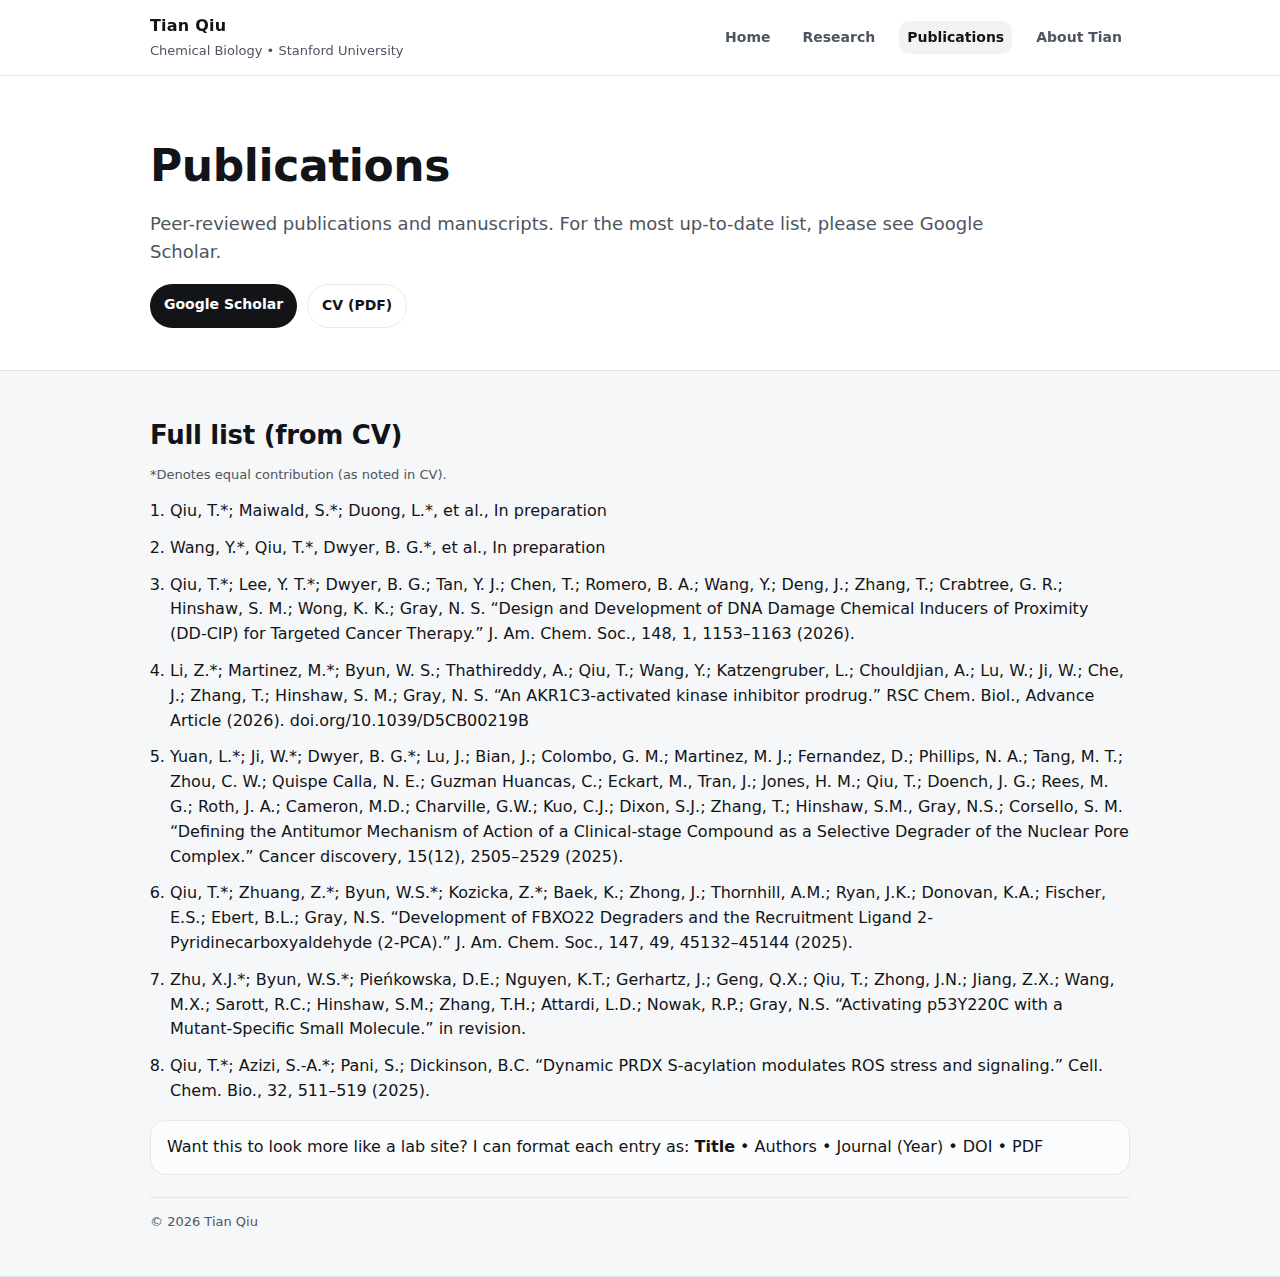
<file: publications.html>
<!doctype html>
<html lang="en">
<head>
  <meta charset="utf-8" />
  <meta name="viewport" content="width=device-width, initial-scale=1" />
  <title>Publications — Tian Qiu</title>
  <meta name="description" content="Publications — Tian Qiu" />
  <link rel="stylesheet" href="assets/style.css" />
</head>
<body>
  <header class="site-header">
    <div class="container header-row">
      <a class="brand" href="index.html" aria-label="Home">
        <span class="brand-name">Tian Qiu</span>
        <span class="brand-sub">Chemical Biology • Stanford University</span>
      </a>
      
      <nav class="nav">
        <a href="index.html" class="">Home</a>
        <a href="research.html" class="">Research</a>
        <a href="publications.html" class="active">Publications</a>
        <a href="about.html" class="">About Tian</a>
      </nav>
    
    </div>
  </header>

  
<main>
  <section class="hero">
    <div class="container">
      <h1>Publications</h1>
      <p class="lead">
        Peer-reviewed publications and manuscripts. For the most up-to-date list, please see Google Scholar.
      </p>
      <div class="quick-links">
        <a class="btn" href="https://scholar.google.com/citations?view_op=list_works&hl=en&user=mUBTa6UAAAAJ" target="_blank" rel="noopener">Google Scholar</a>
        <a class="btn btn-ghost" href="assets/cv.pdf" target="_blank" rel="noopener">CV (PDF)</a>
      </div>
    </div>
  </section>

  <section class="section section-alt">
    <div class="container">
      <h2>Full list (from CV)</h2>
      <p class="small muted">*Denotes equal contribution (as noted in CV).</p>
      <ol class="pubs">
        <li>Qiu, T.*; Maiwald, S.*; Duong, L.*, et al., In preparation</li>
<li>Wang, Y.*, Qiu, T.*, Dwyer, B. G.*, et al., In preparation</li>
<li>Qiu, T.*; Lee, Y. T.*; Dwyer, B. G.; Tan, Y. J.; Chen, T.; Romero, B. A.; Wang, Y.; Deng, J.; Zhang, T.;  Crabtree, G. R.; Hinshaw, S. M.; Wong, K. K.; Gray, N. S. “Design and Development of DNA Damage Chemical  Inducers of Proximity (DD-CIP) for Targeted Cancer Therapy.” J. Am. Chem. Soc., 148, 1, 1153–1163 (2026).</li>
<li>Li, Z.*; Martinez, M.*; Byun, W. S.; Thathireddy, A.; Qiu, T.; Wang, Y.; Katzengruber, L.; Chouldjian, A.; Lu,  W.; Ji, W.; Che, J.; Zhang, T.; Hinshaw, S. M.; Gray, N. S. “An AKR1C3-activated kinase inhibitor prodrug.” RSC  Chem. Biol., Advance Article (2026). doi.org/10.1039/D5CB00219B</li>
<li>Yuan, L.*; Ji, W.*; Dwyer, B. G.*; Lu, J.; Bian, J.; Colombo, G. M.; Martinez, M. J.; Fernandez, D.; Phillips,  N. A.; Tang, M. T.; Zhou, C. W.; Quispe Calla, N. E.; Guzman Huancas, C.; Eckart, M., Tran, J.; Jones, H. M.;  Qiu, T.; Doench, J. G.; Rees, M. G.; Roth, J. A.; Cameron, M.D.; Charville, G.W.; Kuo, C.J.; Dixon, S.J.; Zhang,  T.; Hinshaw, S.M., Gray, N.S.; Corsello, S. M. “Defining the Antitumor Mechanism of Action of a Clinical-stage  Compound as a Selective Degrader of the Nuclear Pore Complex.” Cancer discovery, 15(12), 2505–2529 (2025).</li>
<li>Qiu, T.*; Zhuang, Z.*; Byun, W.S.*; Kozicka, Z.*; Baek, K.; Zhong, J.; Thornhill, A.M.; Ryan, J.K.; Donovan,  K.A.; Fischer, E.S.; Ebert, B.L.; Gray, N.S. “Development of FBXO22 Degraders and the Recruitment Ligand 2- Pyridinecarboxyaldehyde (2-PCA).” J. Am. Chem. Soc., 147, 49, 45132–45144 (2025).</li>
<li>Zhu, X.J.*; Byun, W.S.*; Pieńkowska, D.E.; Nguyen, K.T.; Gerhartz, J.; Geng, Q.X.; Qiu, T.; Zhong, J.N.;  Jiang, Z.X.; Wang, M.X.; Sarott, R.C.; Hinshaw, S.M.; Zhang, T.H.; Attardi, L.D.; Nowak, R.P.; Gray, N.S.  “Activating p53Y220C with a Mutant-Specific Small Molecule.” in revision.</li>
<li>Qiu, T.*; Azizi, S.-A.*; Pani, S.; Dickinson, B.C. “Dynamic PRDX S-acylation modulates ROS stress and  signaling.” Cell. Chem. Bio., 32, 511–519 (2025).</li>
      </ol>

      <div class="callout">
        Want this to look more like a lab site? I can format each entry as:
        <strong>Title</strong> • Authors • Journal (Year) • DOI • PDF
      </div>

      <div class="footer">© <span id="year"></span> Tian Qiu</div>
    </div>
  </section>
</main>


  <script>
    // Footer year
    const y = document.getElementById("year");
    if (y) y.textContent = new Date().getFullYear();
  </script>
</body>
</html>
</file>
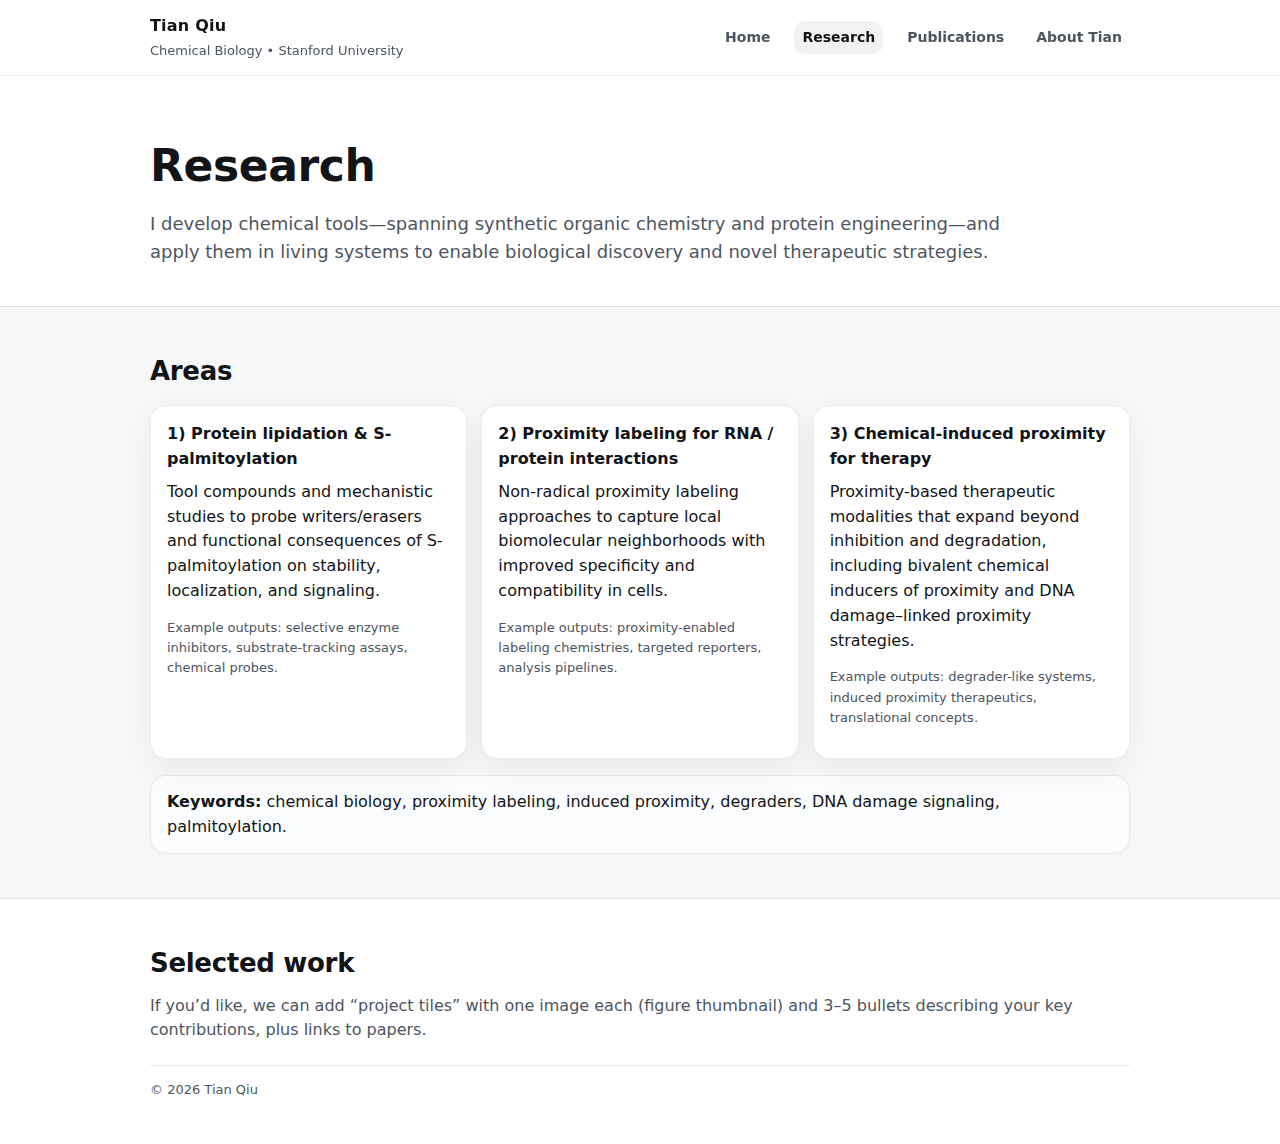
<file: research.html>
<!doctype html>
<html lang="en">
<head>
  <meta charset="utf-8" />
  <meta name="viewport" content="width=device-width, initial-scale=1" />
  <title>Research — Tian Qiu</title>
  <meta name="description" content="Research — Tian Qiu" />
  <link rel="stylesheet" href="assets/style.css" />
</head>
<body>
  <header class="site-header">
    <div class="container header-row">
      <a class="brand" href="index.html" aria-label="Home">
        <span class="brand-name">Tian Qiu</span>
        <span class="brand-sub">Chemical Biology • Stanford University</span>
      </a>
      
      <nav class="nav">
        <a href="index.html" class="">Home</a>
        <a href="research.html" class="active">Research</a>
        <a href="publications.html" class="">Publications</a>
        <a href="about.html" class="">About Tian</a>
      </nav>
    
    </div>
  </header>

  
<main>
  <section class="hero">
    <div class="container">
      <h1>Research</h1>
      <p class="lead">
        I develop chemical tools—spanning synthetic organic chemistry and protein engineering—and apply them in living systems
        to enable biological discovery and novel therapeutic strategies.
      </p>
    </div>
  </section>

  <section class="section section-alt">
    <div class="container">
      <h2>Areas</h2>
      <div class="grid">
        <div class="card">
          <h3>1) Protein lipidation &amp; S-palmitoylation</h3>
          <p>
            Tool compounds and mechanistic studies to probe writers/erasers and functional consequences of S-palmitoylation
            on stability, localization, and signaling.
          </p>
          <p class="small muted">Example outputs: selective enzyme inhibitors, substrate-tracking assays, chemical probes.</p>
        </div>
        <div class="card">
          <h3>2) Proximity labeling for RNA / protein interactions</h3>
          <p>
            Non-radical proximity labeling approaches to capture local biomolecular neighborhoods with improved specificity and
            compatibility in cells.
          </p>
          <p class="small muted">Example outputs: proximity-enabled labeling chemistries, targeted reporters, analysis pipelines.</p>
        </div>
        <div class="card">
          <h3>3) Chemical-induced proximity for therapy</h3>
          <p>
            Proximity-based therapeutic modalities that expand beyond inhibition and degradation, including bivalent chemical
            inducers of proximity and DNA damage–linked proximity strategies.
          </p>
          <p class="small muted">Example outputs: degrader-like systems, induced proximity therapeutics, translational concepts.</p>
        </div>
      </div>

      <div class="callout">
        <strong>Keywords:</strong> chemical biology, proximity labeling, induced proximity, degraders, DNA damage signaling, palmitoylation.
      </div>
    </div>
  </section>

  <section class="section">
    <div class="container">
      <h2>Selected work</h2>
      <p class="muted">
        If you’d like, we can add “project tiles” with one image each (figure thumbnail) and 3–5 bullets describing your key
        contributions, plus links to papers.
      </p>

      <div class="footer">© <span id="year"></span> Tian Qiu</div>
    </div>
  </section>
</main>


  <script>
    // Footer year
    const y = document.getElementById("year");
    if (y) y.textContent = new Date().getFullYear();
  </script>
</body>
</html>
</file>
<file: assets/style.css>
:root{
  --bg:#ffffff; --alt:#f6f7f9; --text:#121417; --muted:#4d5560;
  --card:#ffffff; --border:rgba(0,0,0,.08); --shadow:0 10px 30px rgba(0,0,0,.06);
  --radius:16px; --max:980px; --accent:#121417;
}
*{box-sizing:border-box}
html{scroll-behavior:smooth}
body{margin:0;font-family:ui-sans-serif,system-ui,-apple-system,Segoe UI,Roboto,Helvetica,Arial;
  background:var(--bg);color:var(--text);line-height:1.55}
.container{width:min(var(--max),calc(100% - 40px));margin:0 auto}
.site-header{position:sticky;top:0;z-index:50;background:rgba(255,255,255,.88);backdrop-filter:blur(10px);
  border-bottom:1px solid var(--border)}
.header-row{display:flex;align-items:center;justify-content:space-between;padding:14px 0;gap:16px}
.brand{text-decoration:none;color:inherit;display:grid;gap:2px}
.brand-name{font-weight:800;letter-spacing:.2px}
.brand-sub{font-size:13px;color:var(--muted)}
.nav{display:flex;gap:16px;flex-wrap:wrap}
.nav a{text-decoration:none;color:var(--muted);font-weight:700;font-size:14px;padding:6px 8px;border-radius:10px}
.nav a:hover{color:var(--text);background:rgba(0,0,0,.03)}
.nav a.active{color:var(--text);background:rgba(0,0,0,.05)}
.hero{padding:56px 0 22px}
h1{font-size:clamp(28px,4vw,44px);margin:0 0 10px;letter-spacing:-.4px}
.lead{font-size:18px;color:var(--muted);max-width:75ch;margin:0 0 18px}
.quick-links{display:flex;gap:10px;flex-wrap:wrap;margin:10px 0 20px}
.btn{display:inline-block;padding:10px 14px;border-radius:999px;background:var(--text);color:#fff;
  text-decoration:none;font-weight:800;font-size:14px}
.btn:hover{opacity:.92}
.btn-ghost{background:transparent;color:var(--text);border:1px solid var(--border)}
.meta{display:grid;grid-template-columns:repeat(3,minmax(0,1fr));gap:14px;margin-top:14px}
.meta-k{font-size:12px;color:var(--muted);text-transform:uppercase;letter-spacing:.08em}
.meta-v{font-weight:650}
.section{padding:44px 0}
.section-alt{background:var(--alt);border-top:1px solid var(--border);border-bottom:1px solid var(--border)}
h2{margin:0 0 10px;font-size:26px;letter-spacing:-.3px}
p{margin:0 0 14px}
.muted{color:var(--muted)}
.small{font-size:13px}
.grid{display:grid;grid-template-columns:repeat(3,minmax(0,1fr));gap:14px;margin-top:14px}
.card{background:var(--card);border:1px solid var(--border);border-radius:var(--radius);
  padding:16px;box-shadow:var(--shadow)}
.card h3{margin:0 0 8px;font-size:16px}
.card ul{margin:8px 0 0;padding-left:18px}
.callout{margin-top:16px;padding:14px 16px;border-radius:var(--radius);
  border:1px solid var(--border);background:rgba(255,255,255,.6)}
.pubs{margin:14px 0 0;padding-left:20px}
.pubs li{margin-bottom:12px}
.footer{margin:22px 0 0;color:var(--muted);font-size:13px;border-top:1px solid var(--border);padding-top:14px}
.kv{display:grid;grid-template-columns:180px 1fr;gap:10px}
.kv div{padding:8px 0;border-bottom:1px dashed rgba(0,0,0,.08)}
.kv .k{color:var(--muted);font-weight:700}
@media (max-width:860px){
  .meta{grid-template-columns:1fr}
  .grid{grid-template-columns:1fr}
  .kv{grid-template-columns:1fr}
}
</file>
